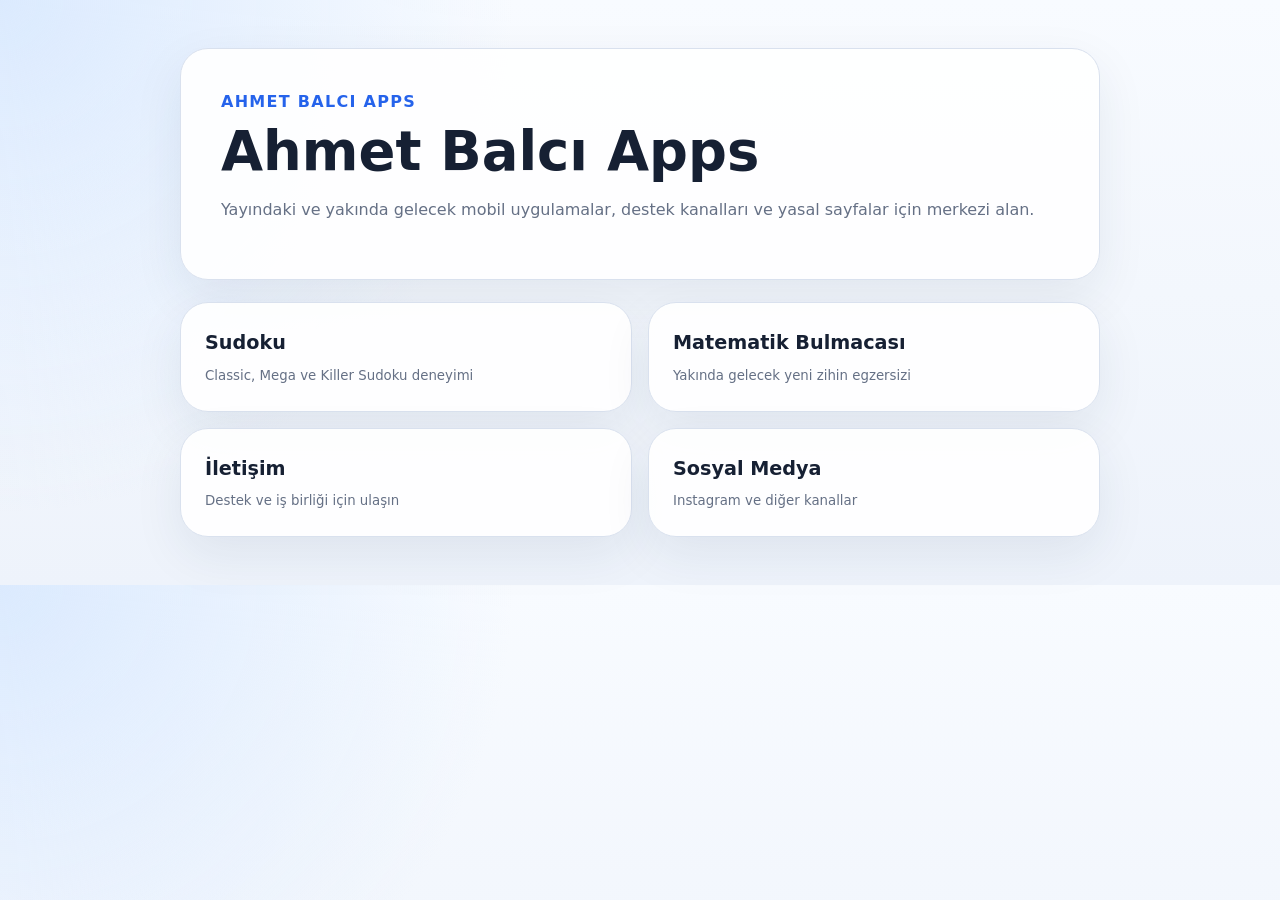
<file: index.html>
<!doctype html>
<html lang="tr">
<head>
  <meta charset="utf-8">
  <meta name="viewport" content="width=device-width, initial-scale=1">
  <title>Ahmet Balcı Apps</title>
  <link rel="stylesheet" href="styles.css">
</head>
<body>
  <main class="page">
    <section class="hero">
      <p class="eyebrow">Ahmet Balcı Apps</p>
      <h1>Ahmet Balcı Apps</h1>
      <p>
        Yayındaki ve yakında gelecek mobil uygulamalar, destek kanalları ve yasal
        sayfalar için merkezi alan.
      </p>
    </section>

    <section class="card-grid">
      <a class="card" href="/sudoku/">
        <span>Sudoku</span>
        <small>Classic, Mega ve Killer Sudoku deneyimi</small>
      </a>
      <a class="card" href="/math-puzzle/">
        <span>Matematik Bulmacası</span>
        <small>Yakında gelecek yeni zihin egzersizi</small>
      </a>
      <a class="card" href="/contact/">
        <span>İletişim</span>
        <small>Destek ve iş birliği için ulaşın</small>
      </a>
      <a class="card" href="/social/">
        <span>Sosyal Medya</span>
        <small>Instagram ve diğer kanallar</small>
      </a>
    </section>
  </main>
</body>
</html>
</file>
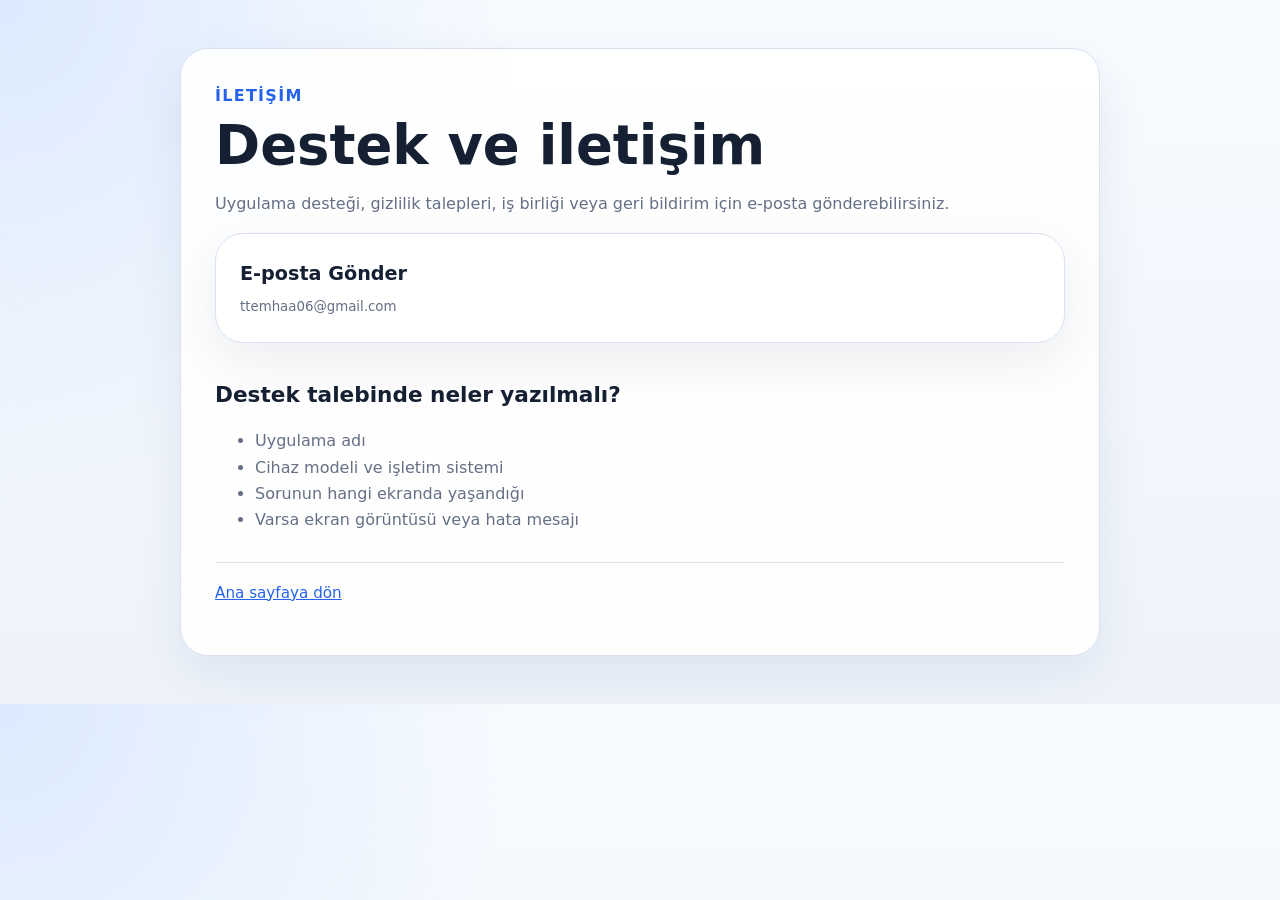
<file: contact/index.html>
<!doctype html>
<html lang="tr">
<head>
  <meta charset="utf-8">
  <meta name="viewport" content="width=device-width, initial-scale=1">
  <title>İletişim - Ahmet Balcı Apps</title>
  <link rel="stylesheet" href="../styles.css">
</head>
<body>
  <main class="page">
    <article class="content">
      <p class="eyebrow">İletişim</p>
      <h1>Destek ve iletişim</h1>
      <p>
        Uygulama desteği, gizlilik talepleri, iş birliği veya geri bildirim için
        e-posta gönderebilirsiniz.
      </p>

      <p>
        <a class="card" href="mailto:ttemhaa06@gmail.com?subject=Ahmet%20Balc%C4%B1%20Apps%20%C4%B0leti%C5%9Fim">
          <span>E-posta Gönder</span>
          <small>ttemhaa06@gmail.com</small>
        </a>
      </p>

      <h2>Destek talebinde neler yazılmalı?</h2>
      <ul>
        <li>Uygulama adı</li>
        <li>Cihaz modeli ve işletim sistemi</li>
        <li>Sorunun hangi ekranda yaşandığı</li>
        <li>Varsa ekran görüntüsü veya hata mesajı</li>
      </ul>

      <p class="footer">
        <a href="/">Ana sayfaya dön</a>
      </p>
    </article>
  </main>
</body>
</html>
</file>
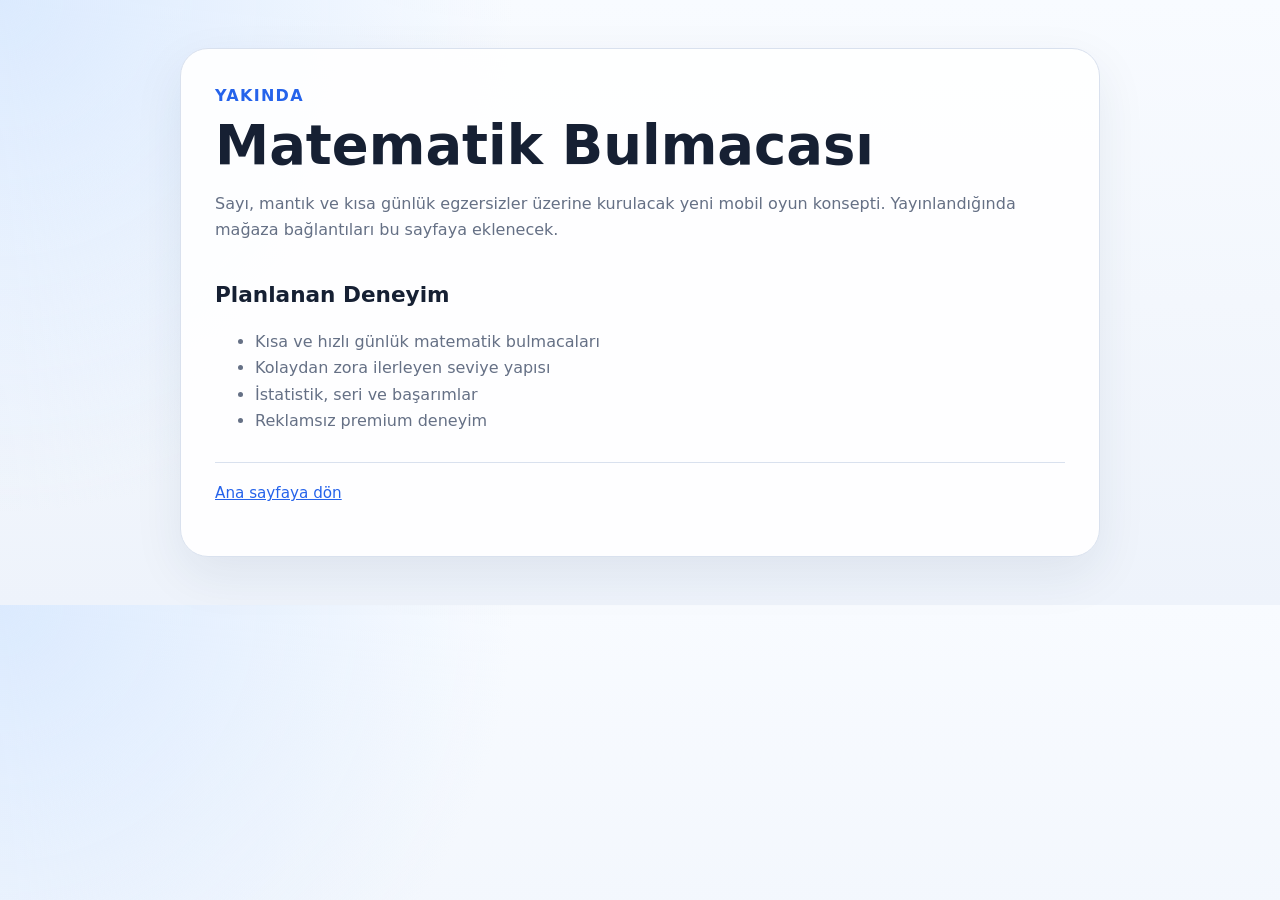
<file: math-puzzle/index.html>
<!doctype html>
<html lang="tr">
<head>
  <meta charset="utf-8">
  <meta name="viewport" content="width=device-width, initial-scale=1">
  <title>Matematik Bulmacası - Ahmet Balcı Apps</title>
  <link rel="stylesheet" href="../styles.css">
</head>
<body>
  <main class="page">
    <article class="content">
      <p class="eyebrow">Yakında</p>
      <h1>Matematik Bulmacası</h1>
      <p>
        Sayı, mantık ve kısa günlük egzersizler üzerine kurulacak yeni mobil oyun
        konsepti. Yayınlandığında mağaza bağlantıları bu sayfaya eklenecek.
      </p>

      <h2>Planlanan Deneyim</h2>
      <ul>
        <li>Kısa ve hızlı günlük matematik bulmacaları</li>
        <li>Kolaydan zora ilerleyen seviye yapısı</li>
        <li>İstatistik, seri ve başarımlar</li>
        <li>Reklamsız premium deneyim</li>
      </ul>

      <p class="footer">
        <a href="/">Ana sayfaya dön</a>
      </p>
    </article>
  </main>
</body>
</html>
</file>
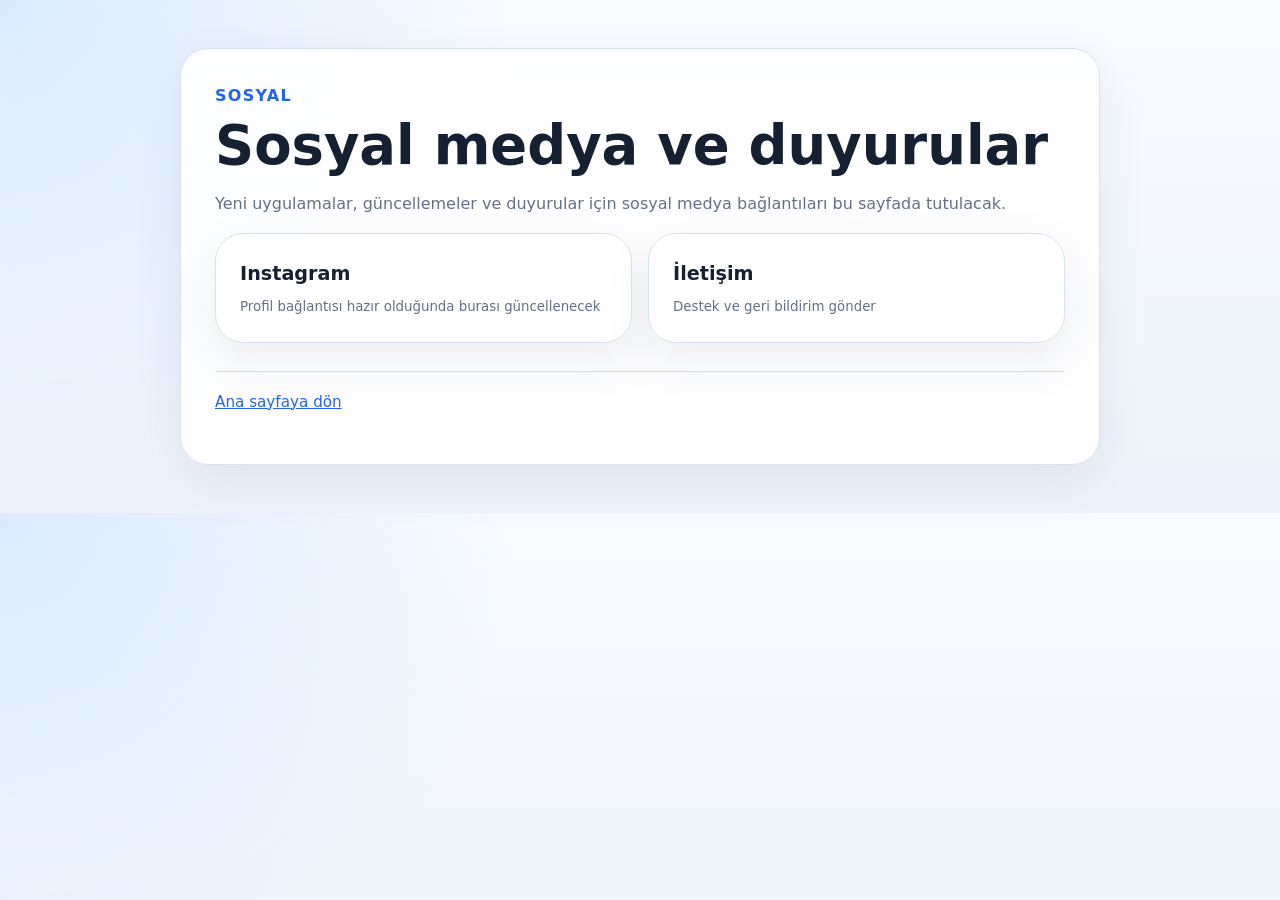
<file: social/index.html>
<!doctype html>
<html lang="tr">
<head>
  <meta charset="utf-8">
  <meta name="viewport" content="width=device-width, initial-scale=1">
  <title>Sosyal Medya - Ahmet Balcı Apps</title>
  <link rel="stylesheet" href="../styles.css">
</head>
<body>
  <main class="page">
    <article class="content">
      <p class="eyebrow">Sosyal</p>
      <h1>Sosyal medya ve duyurular</h1>
      <p>
        Yeni uygulamalar, güncellemeler ve duyurular için sosyal medya bağlantıları
        bu sayfada tutulacak.
      </p>

      <section class="card-grid">
        <a class="card" href="https://www.instagram.com/" target="_blank" rel="noopener">
          <span>Instagram</span>
          <small>Profil bağlantısı hazır olduğunda burası güncellenecek</small>
        </a>
        <a class="card" href="/contact/">
          <span>İletişim</span>
          <small>Destek ve geri bildirim gönder</small>
        </a>
      </section>

      <p class="footer">
        <a href="/">Ana sayfaya dön</a>
      </p>
    </article>
  </main>
</body>
</html>
</file>
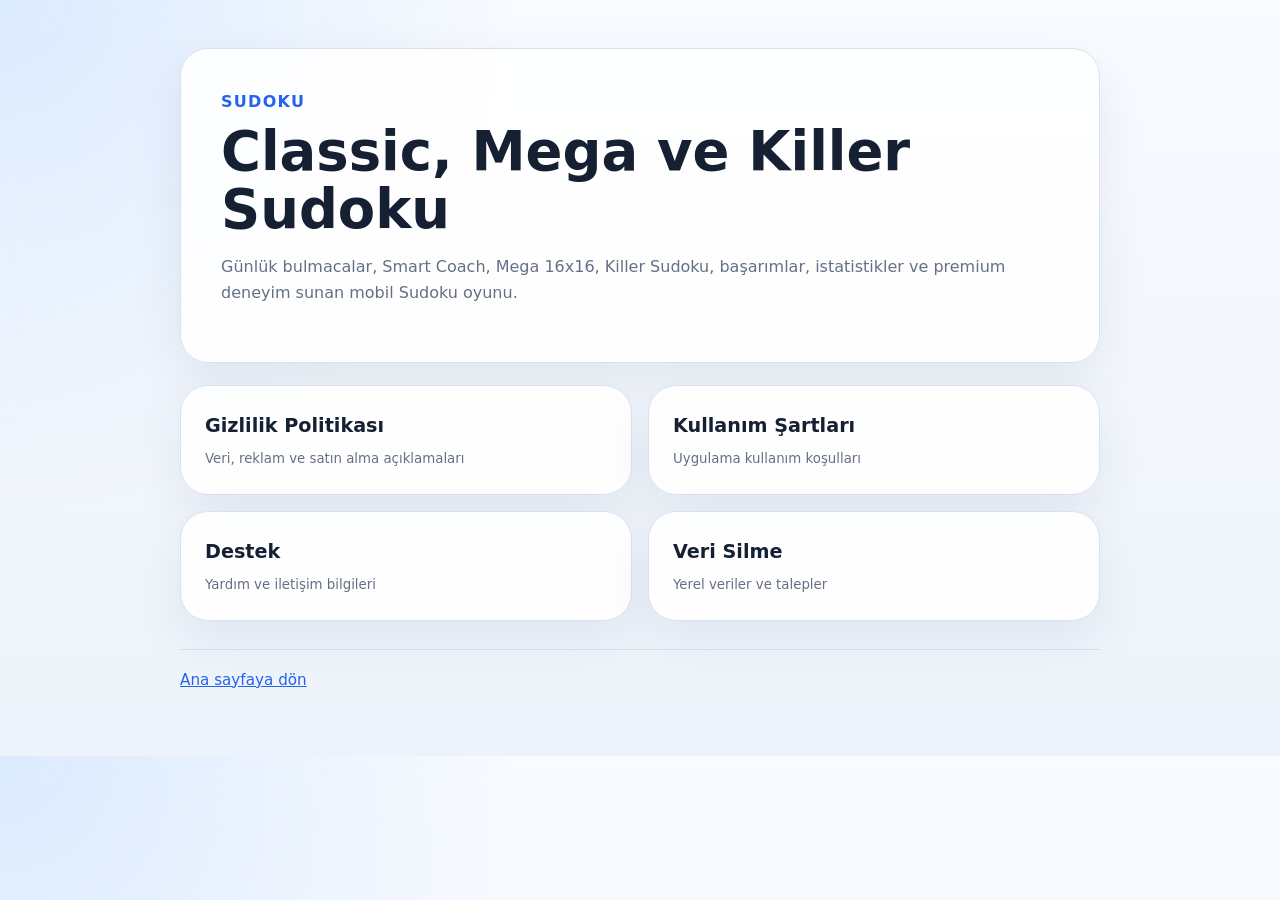
<file: sudoku/index.html>
<!doctype html>
<html lang="tr">
<head>
  <meta charset="utf-8">
  <meta name="viewport" content="width=device-width, initial-scale=1">
  <title>Sudoku - Ahmet Balcı Apps</title>
  <link rel="stylesheet" href="../styles.css">
</head>
<body>
  <main class="page">
    <section class="hero">
      <p class="eyebrow">Sudoku</p>
      <h1>Classic, Mega ve Killer Sudoku</h1>
      <p>
        Günlük bulmacalar, Smart Coach, Mega 16x16, Killer Sudoku, başarımlar,
        istatistikler ve premium deneyim sunan mobil Sudoku oyunu.
      </p>
    </section>

    <section class="card-grid">
      <a class="card" href="/sudoku/privacy-policy/">
        <span>Gizlilik Politikası</span>
        <small>Veri, reklam ve satın alma açıklamaları</small>
      </a>
      <a class="card" href="/sudoku/terms/">
        <span>Kullanım Şartları</span>
        <small>Uygulama kullanım koşulları</small>
      </a>
      <a class="card" href="/sudoku/support/">
        <span>Destek</span>
        <small>Yardım ve iletişim bilgileri</small>
      </a>
      <a class="card" href="/sudoku/data-deletion/">
        <span>Veri Silme</span>
        <small>Yerel veriler ve talepler</small>
      </a>
    </section>

    <p class="footer">
      <a href="/">Ana sayfaya dön</a>
    </p>
  </main>
</body>
</html>
</file>
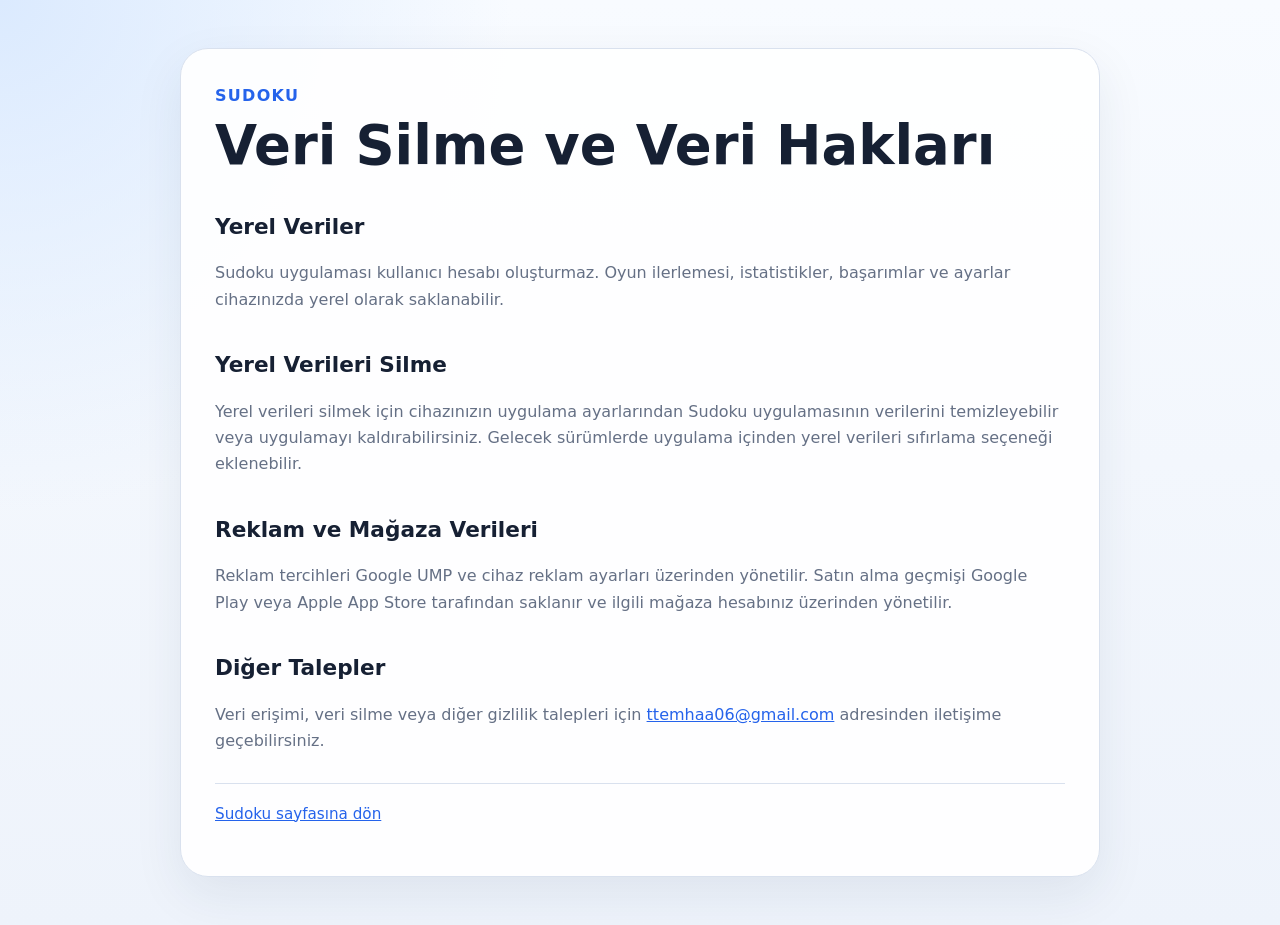
<file: sudoku/data-deletion/index.html>
<!doctype html>
<html lang="tr">
<head>
  <meta charset="utf-8">
  <meta name="viewport" content="width=device-width, initial-scale=1">
  <title>Sudoku Veri Silme</title>
  <link rel="stylesheet" href="../../styles.css">
</head>
<body>
  <main class="page">
    <article class="content">
      <p class="eyebrow">Sudoku</p>
      <h1>Veri Silme ve Veri Hakları</h1>

      <h2>Yerel Veriler</h2>
      <p>
        Sudoku uygulaması kullanıcı hesabı oluşturmaz. Oyun ilerlemesi, istatistikler,
        başarımlar ve ayarlar cihazınızda yerel olarak saklanabilir.
      </p>

      <h2>Yerel Verileri Silme</h2>
      <p>
        Yerel verileri silmek için cihazınızın uygulama ayarlarından Sudoku uygulamasının
        verilerini temizleyebilir veya uygulamayı kaldırabilirsiniz. Gelecek sürümlerde
        uygulama içinden yerel verileri sıfırlama seçeneği eklenebilir.
      </p>

      <h2>Reklam ve Mağaza Verileri</h2>
      <p>
        Reklam tercihleri Google UMP ve cihaz reklam ayarları üzerinden yönetilir. Satın alma
        geçmişi Google Play veya Apple App Store tarafından saklanır ve ilgili mağaza hesabınız
        üzerinden yönetilir.
      </p>

      <h2>Diğer Talepler</h2>
      <p>
        Veri erişimi, veri silme veya diğer gizlilik talepleri için
        <a href="mailto:ttemhaa06@gmail.com">ttemhaa06@gmail.com</a> adresinden iletişime
        geçebilirsiniz.
      </p>

      <p class="footer">
        <a href="/sudoku/">Sudoku sayfasına dön</a>
      </p>
    </article>
  </main>
</body>
</html>
</file>
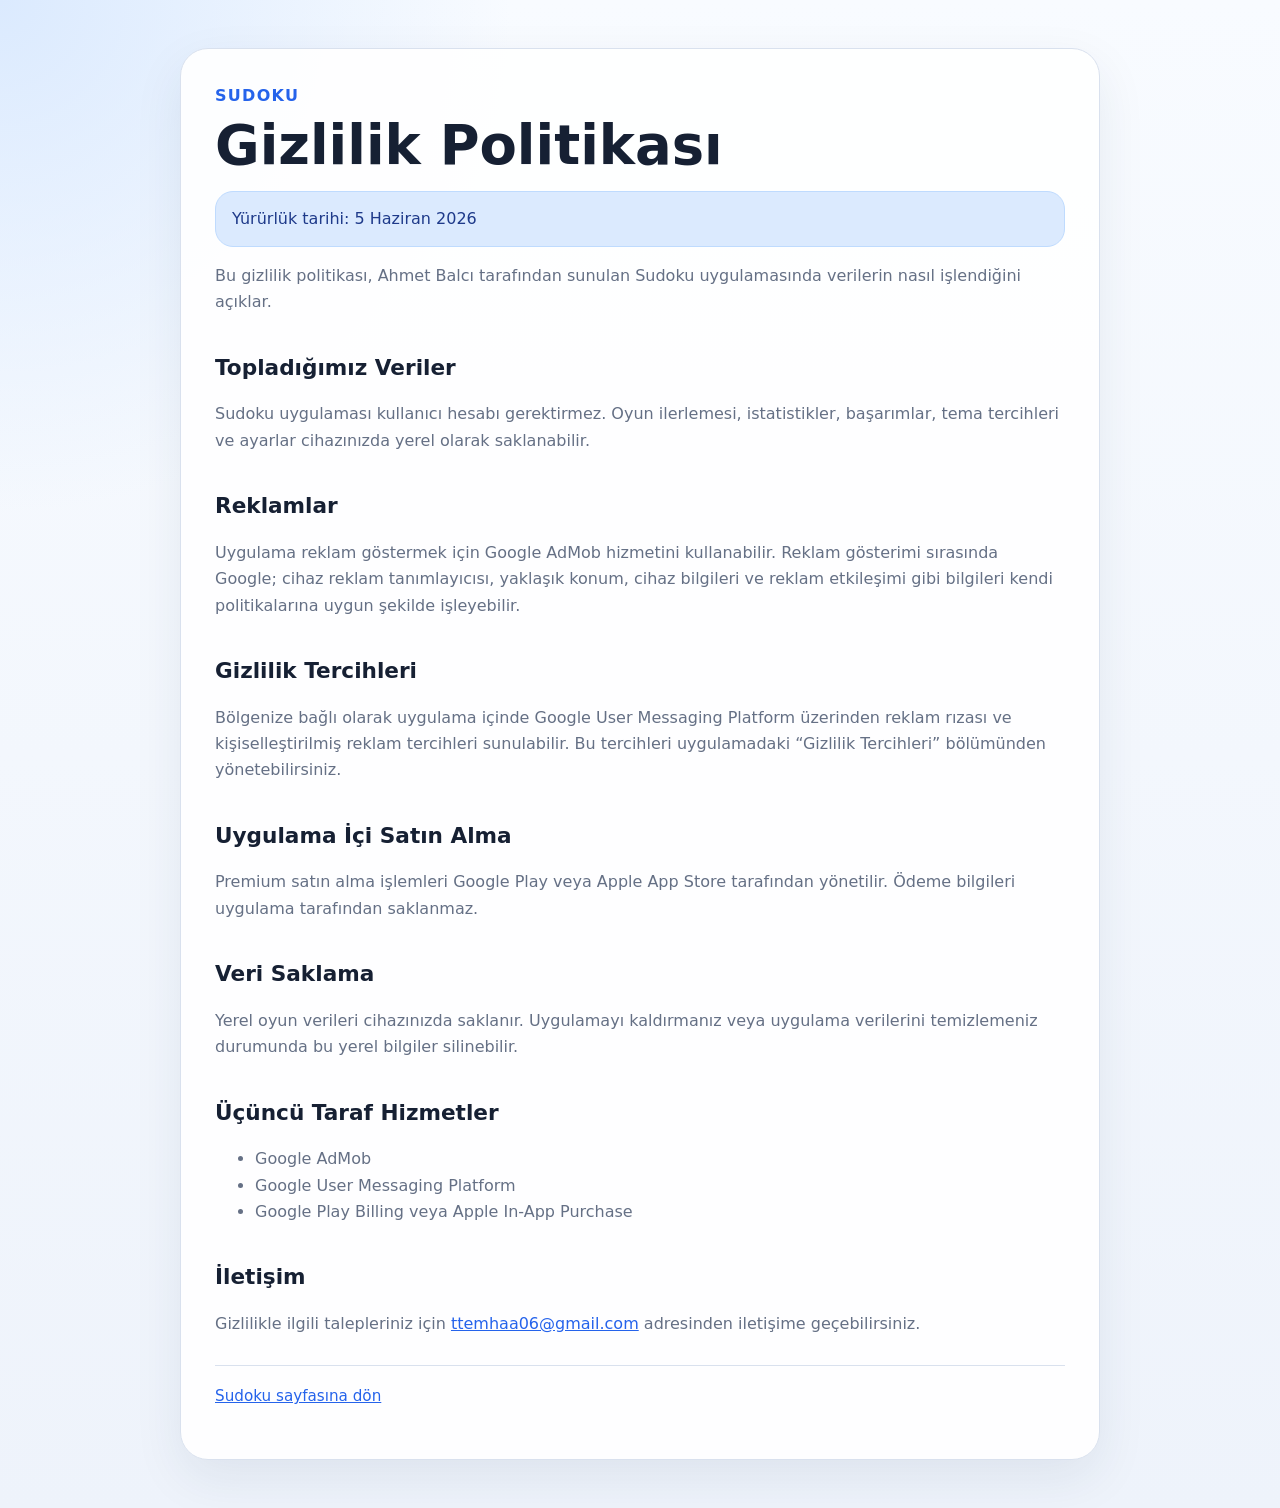
<file: sudoku/privacy-policy/index.html>
<!doctype html>
<html lang="tr">
<head>
  <meta charset="utf-8">
  <meta name="viewport" content="width=device-width, initial-scale=1">
  <title>Sudoku Gizlilik Politikası</title>
  <link rel="stylesheet" href="../../styles.css">
</head>
<body>
  <main class="page">
    <article class="content">
      <p class="eyebrow">Sudoku</p>
      <h1>Gizlilik Politikası</h1>
      <p class="notice">Yürürlük tarihi: 5 Haziran 2026</p>

      <p>
        Bu gizlilik politikası, Ahmet Balcı tarafından sunulan Sudoku uygulamasında
        verilerin nasıl işlendiğini açıklar.
      </p>

      <h2>Topladığımız Veriler</h2>
      <p>
        Sudoku uygulaması kullanıcı hesabı gerektirmez. Oyun ilerlemesi, istatistikler,
        başarımlar, tema tercihleri ve ayarlar cihazınızda yerel olarak saklanabilir.
      </p>

      <h2>Reklamlar</h2>
      <p>
        Uygulama reklam göstermek için Google AdMob hizmetini kullanabilir. Reklam gösterimi
        sırasında Google; cihaz reklam tanımlayıcısı, yaklaşık konum, cihaz bilgileri ve
        reklam etkileşimi gibi bilgileri kendi politikalarına uygun şekilde işleyebilir.
      </p>

      <h2>Gizlilik Tercihleri</h2>
      <p>
        Bölgenize bağlı olarak uygulama içinde Google User Messaging Platform üzerinden
        reklam rızası ve kişiselleştirilmiş reklam tercihleri sunulabilir. Bu tercihleri
        uygulamadaki “Gizlilik Tercihleri” bölümünden yönetebilirsiniz.
      </p>

      <h2>Uygulama İçi Satın Alma</h2>
      <p>
        Premium satın alma işlemleri Google Play veya Apple App Store tarafından yönetilir.
        Ödeme bilgileri uygulama tarafından saklanmaz.
      </p>

      <h2>Veri Saklama</h2>
      <p>
        Yerel oyun verileri cihazınızda saklanır. Uygulamayı kaldırmanız veya uygulama verilerini
        temizlemeniz durumunda bu yerel bilgiler silinebilir.
      </p>

      <h2>Üçüncü Taraf Hizmetler</h2>
      <ul>
        <li>Google AdMob</li>
        <li>Google User Messaging Platform</li>
        <li>Google Play Billing veya Apple In-App Purchase</li>
      </ul>

      <h2>İletişim</h2>
      <p>
        Gizlilikle ilgili talepleriniz için
        <a href="mailto:ttemhaa06@gmail.com">ttemhaa06@gmail.com</a> adresinden iletişime
        geçebilirsiniz.
      </p>

      <p class="footer">
        <a href="/sudoku/">Sudoku sayfasına dön</a>
      </p>
    </article>
  </main>
</body>
</html>
</file>
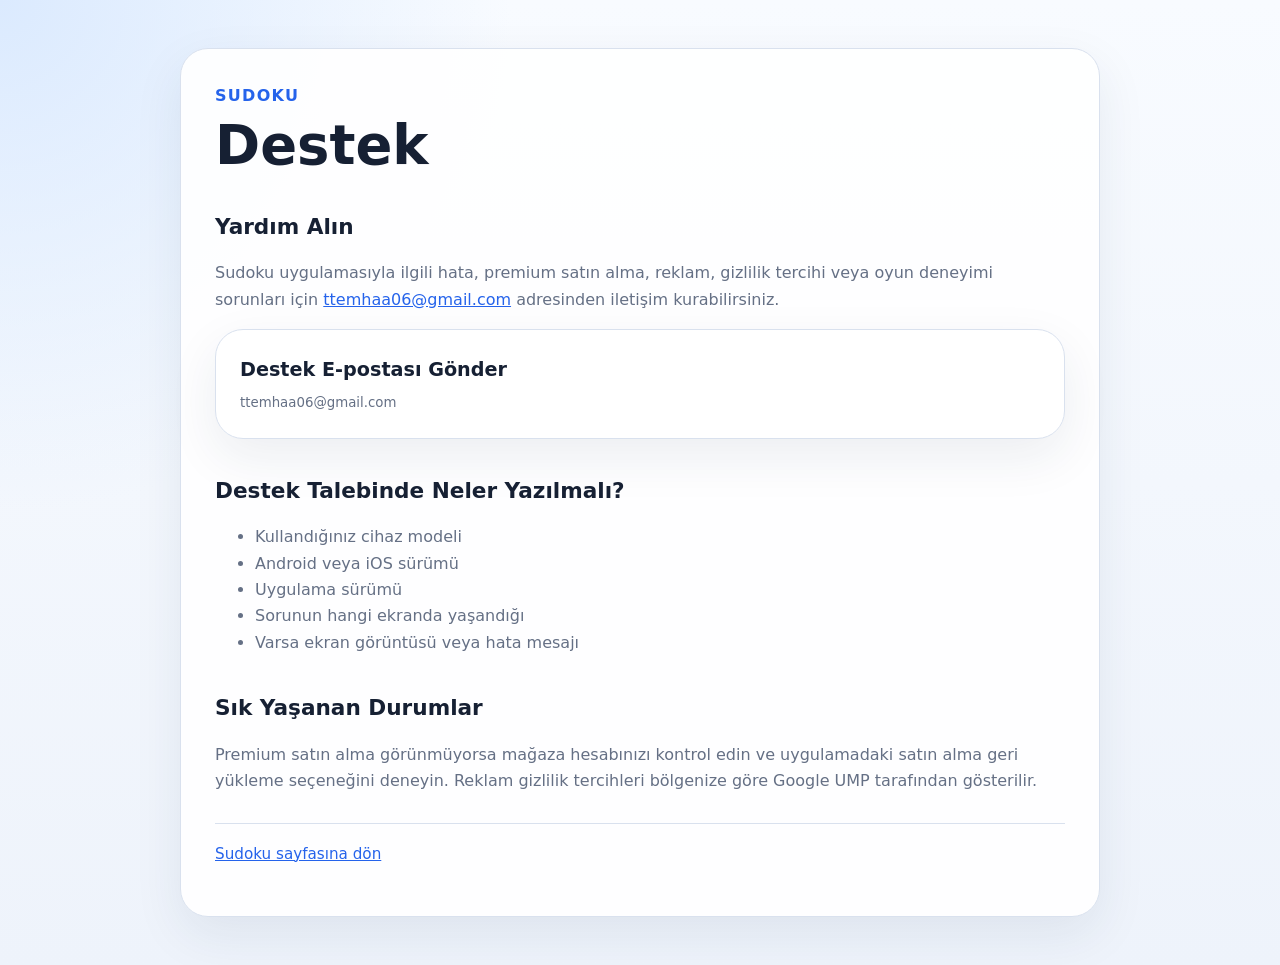
<file: sudoku/support/index.html>
<!doctype html>
<html lang="tr">
<head>
  <meta charset="utf-8">
  <meta name="viewport" content="width=device-width, initial-scale=1">
  <title>Sudoku Destek</title>
  <link rel="stylesheet" href="../../styles.css">
</head>
<body>
  <main class="page">
    <article class="content">
      <p class="eyebrow">Sudoku</p>
      <h1>Destek</h1>

      <h2>Yardım Alın</h2>
      <p>
        Sudoku uygulamasıyla ilgili hata, premium satın alma, reklam, gizlilik tercihi veya
        oyun deneyimi sorunları için
        <a href="mailto:ttemhaa06@gmail.com">ttemhaa06@gmail.com</a> adresinden iletişim
        kurabilirsiniz.
      </p>

      <p>
        <a class="card" href="mailto:ttemhaa06@gmail.com?subject=Sudoku%20Destek%20Talebi">
          <span>Destek E-postası Gönder</span>
          <small>ttemhaa06@gmail.com</small>
        </a>
      </p>

      <h2>Destek Talebinde Neler Yazılmalı?</h2>
      <ul>
        <li>Kullandığınız cihaz modeli</li>
        <li>Android veya iOS sürümü</li>
        <li>Uygulama sürümü</li>
        <li>Sorunun hangi ekranda yaşandığı</li>
        <li>Varsa ekran görüntüsü veya hata mesajı</li>
      </ul>

      <h2>Sık Yaşanan Durumlar</h2>
      <p>
        Premium satın alma görünmüyorsa mağaza hesabınızı kontrol edin ve uygulamadaki satın
        alma geri yükleme seçeneğini deneyin. Reklam gizlilik tercihleri bölgenize göre
        Google UMP tarafından gösterilir.
      </p>

      <p class="footer">
        <a href="/sudoku/">Sudoku sayfasına dön</a>
      </p>
    </article>
  </main>
</body>
</html>
</file>
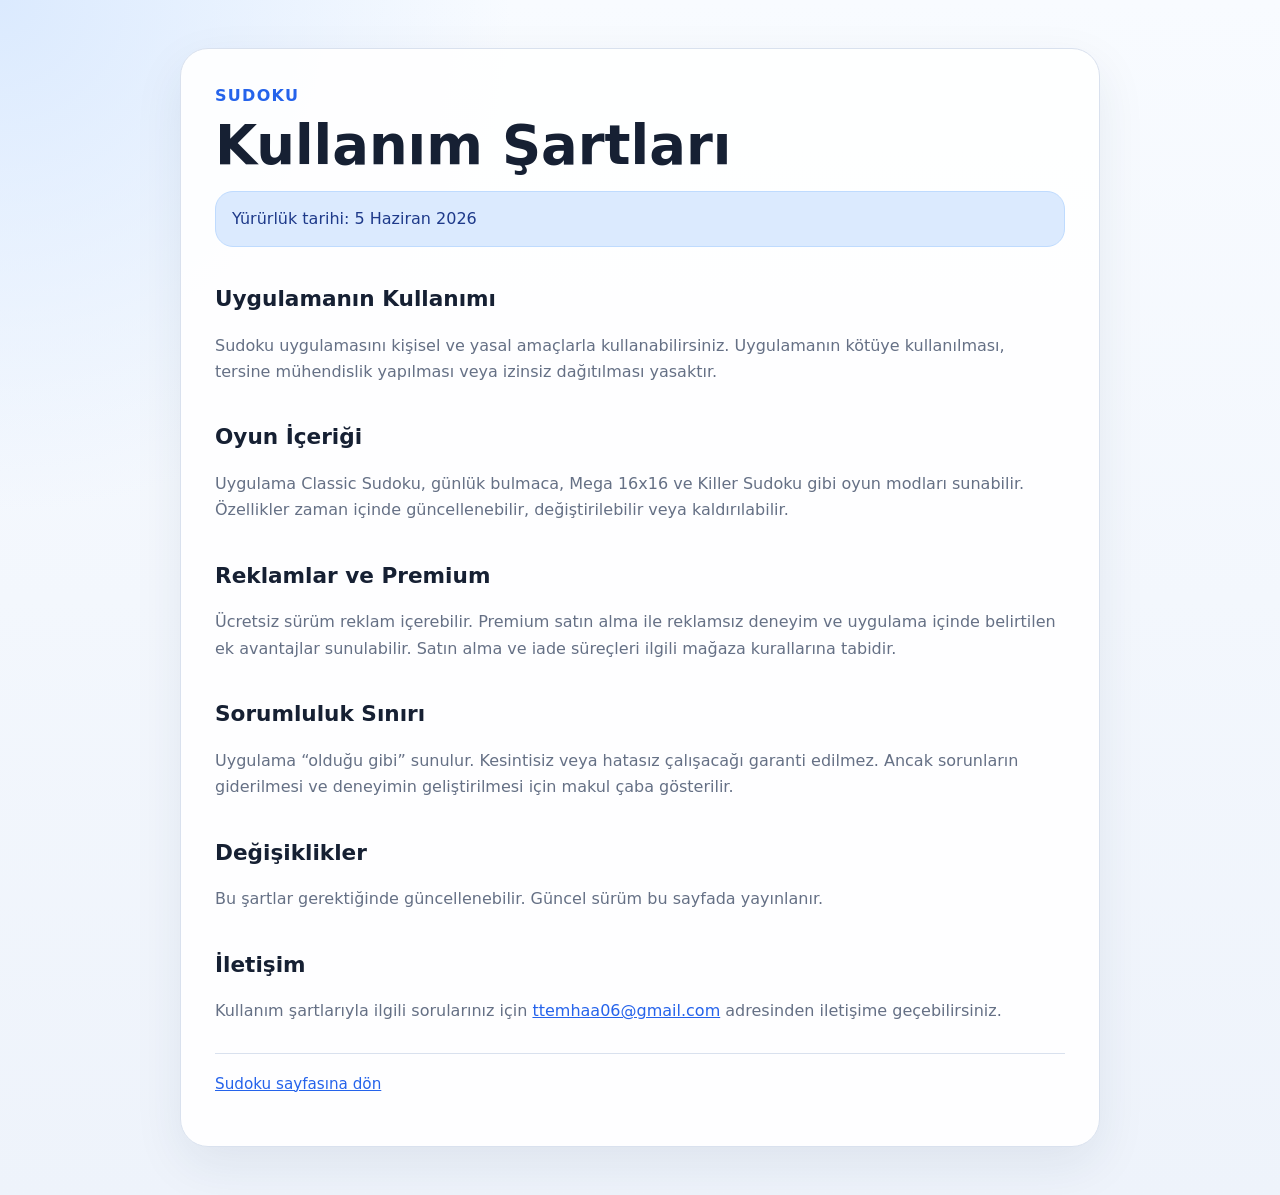
<file: sudoku/terms/index.html>
<!doctype html>
<html lang="tr">
<head>
  <meta charset="utf-8">
  <meta name="viewport" content="width=device-width, initial-scale=1">
  <title>Sudoku Kullanım Şartları</title>
  <link rel="stylesheet" href="../../styles.css">
</head>
<body>
  <main class="page">
    <article class="content">
      <p class="eyebrow">Sudoku</p>
      <h1>Kullanım Şartları</h1>
      <p class="notice">Yürürlük tarihi: 5 Haziran 2026</p>

      <h2>Uygulamanın Kullanımı</h2>
      <p>
        Sudoku uygulamasını kişisel ve yasal amaçlarla kullanabilirsiniz. Uygulamanın kötüye
        kullanılması, tersine mühendislik yapılması veya izinsiz dağıtılması yasaktır.
      </p>

      <h2>Oyun İçeriği</h2>
      <p>
        Uygulama Classic Sudoku, günlük bulmaca, Mega 16x16 ve Killer Sudoku gibi oyun modları
        sunabilir. Özellikler zaman içinde güncellenebilir, değiştirilebilir veya kaldırılabilir.
      </p>

      <h2>Reklamlar ve Premium</h2>
      <p>
        Ücretsiz sürüm reklam içerebilir. Premium satın alma ile reklamsız deneyim ve uygulama
        içinde belirtilen ek avantajlar sunulabilir. Satın alma ve iade süreçleri ilgili mağaza
        kurallarına tabidir.
      </p>

      <h2>Sorumluluk Sınırı</h2>
      <p>
        Uygulama “olduğu gibi” sunulur. Kesintisiz veya hatasız çalışacağı garanti edilmez.
        Ancak sorunların giderilmesi ve deneyimin geliştirilmesi için makul çaba gösterilir.
      </p>

      <h2>Değişiklikler</h2>
      <p>
        Bu şartlar gerektiğinde güncellenebilir. Güncel sürüm bu sayfada yayınlanır.
      </p>

      <h2>İletişim</h2>
      <p>
        Kullanım şartlarıyla ilgili sorularınız için
        <a href="mailto:ttemhaa06@gmail.com">ttemhaa06@gmail.com</a> adresinden iletişime
        geçebilirsiniz.
      </p>

      <p class="footer">
        <a href="/sudoku/">Sudoku sayfasına dön</a>
      </p>
    </article>
  </main>
</body>
</html>
</file>
<file: styles.css>
:root {
  color-scheme: light;
  --bg: #eef3fb;
  --card: #ffffff;
  --text: #162033;
  --muted: #657085;
  --line: #d9e1ee;
  --accent: #2563eb;
  --accent-soft: #dbeafe;
}

* {
  box-sizing: border-box;
}

body {
  margin: 0;
  background:
    radial-gradient(circle at top left, #dbeafe 0, transparent 32rem),
    linear-gradient(180deg, #f8fbff 0%, var(--bg) 100%);
  color: var(--text);
  font-family: ui-sans-serif, system-ui, -apple-system, BlinkMacSystemFont, "Segoe UI", sans-serif;
  line-height: 1.65;
}

a {
  color: var(--accent);
}

.page {
  width: min(920px, calc(100% - 32px));
  margin: 0 auto;
  padding: 48px 0;
}

.hero,
.content,
.card {
  background: rgba(255, 255, 255, 0.92);
  border: 1px solid var(--line);
  border-radius: 28px;
  box-shadow: 0 18px 50px rgba(29, 45, 75, 0.08);
}

.hero {
  padding: 40px;
  margin-bottom: 22px;
}

.eyebrow {
  margin: 0 0 8px;
  color: var(--accent);
  font-weight: 800;
  letter-spacing: 0.08em;
  text-transform: uppercase;
}

h1 {
  margin: 0 0 14px;
  font-size: clamp(2rem, 5vw, 3.4rem);
  line-height: 1.05;
}

h2 {
  margin: 34px 0 10px;
  font-size: 1.35rem;
}

p,
li {
  color: var(--muted);
}

.card-grid {
  display: grid;
  grid-template-columns: repeat(2, minmax(0, 1fr));
  gap: 16px;
}

.card {
  display: block;
  padding: 24px;
  text-decoration: none;
  transition: transform 160ms ease, border-color 160ms ease;
}

.card:hover {
  border-color: var(--accent);
  transform: translateY(-2px);
}

.card span {
  display: block;
  color: var(--text);
  font-size: 1.2rem;
  font-weight: 850;
}

.card small {
  display: block;
  margin-top: 6px;
  color: var(--muted);
}

.content {
  padding: 34px;
}

.notice {
  padding: 14px 16px;
  border: 1px solid #bfdbfe;
  border-radius: 18px;
  background: var(--accent-soft);
  color: #1e3a8a;
}

.footer {
  margin-top: 28px;
  padding-top: 18px;
  border-top: 1px solid var(--line);
  color: var(--muted);
  font-size: 0.95rem;
}

@media (max-width: 680px) {
  .page {
    width: min(100% - 20px, 920px);
    padding: 24px 0;
  }

  .hero,
  .content {
    padding: 24px;
    border-radius: 22px;
  }

  .card-grid {
    grid-template-columns: 1fr;
  }
}
</file>
